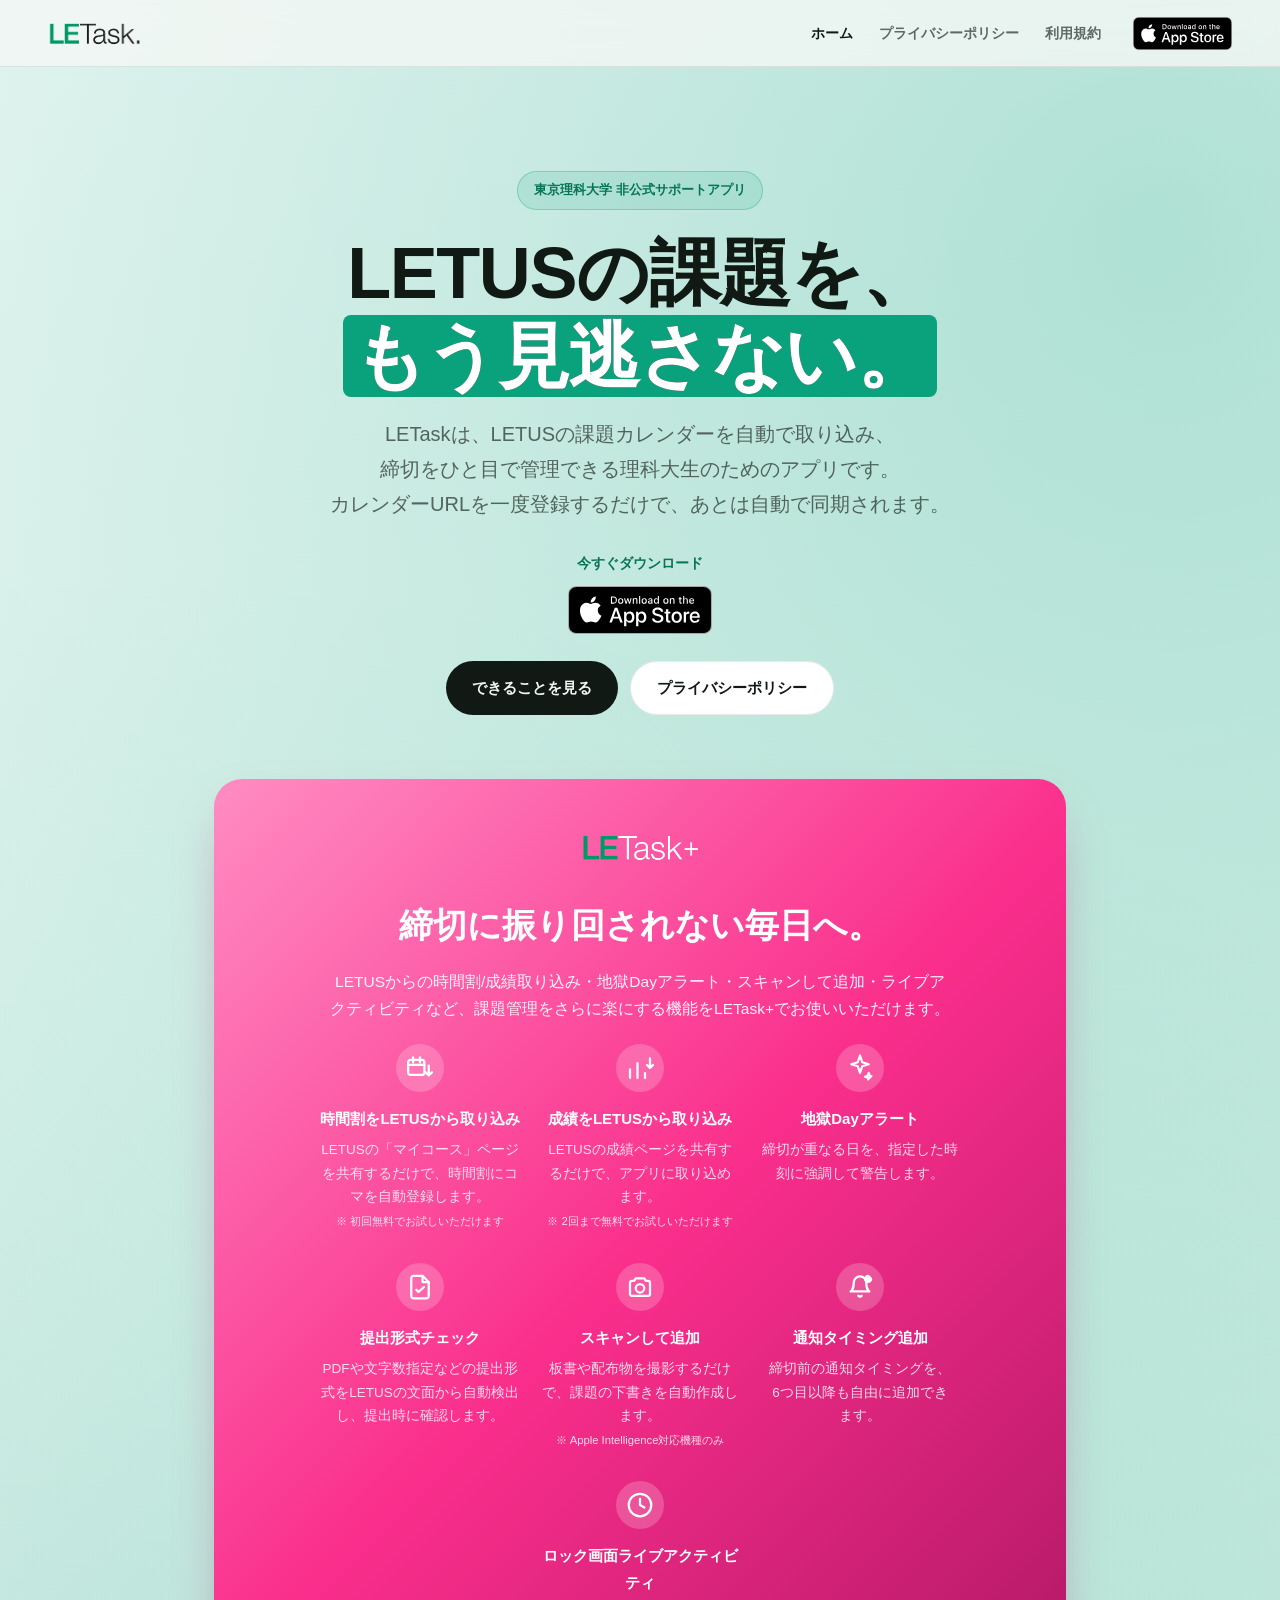
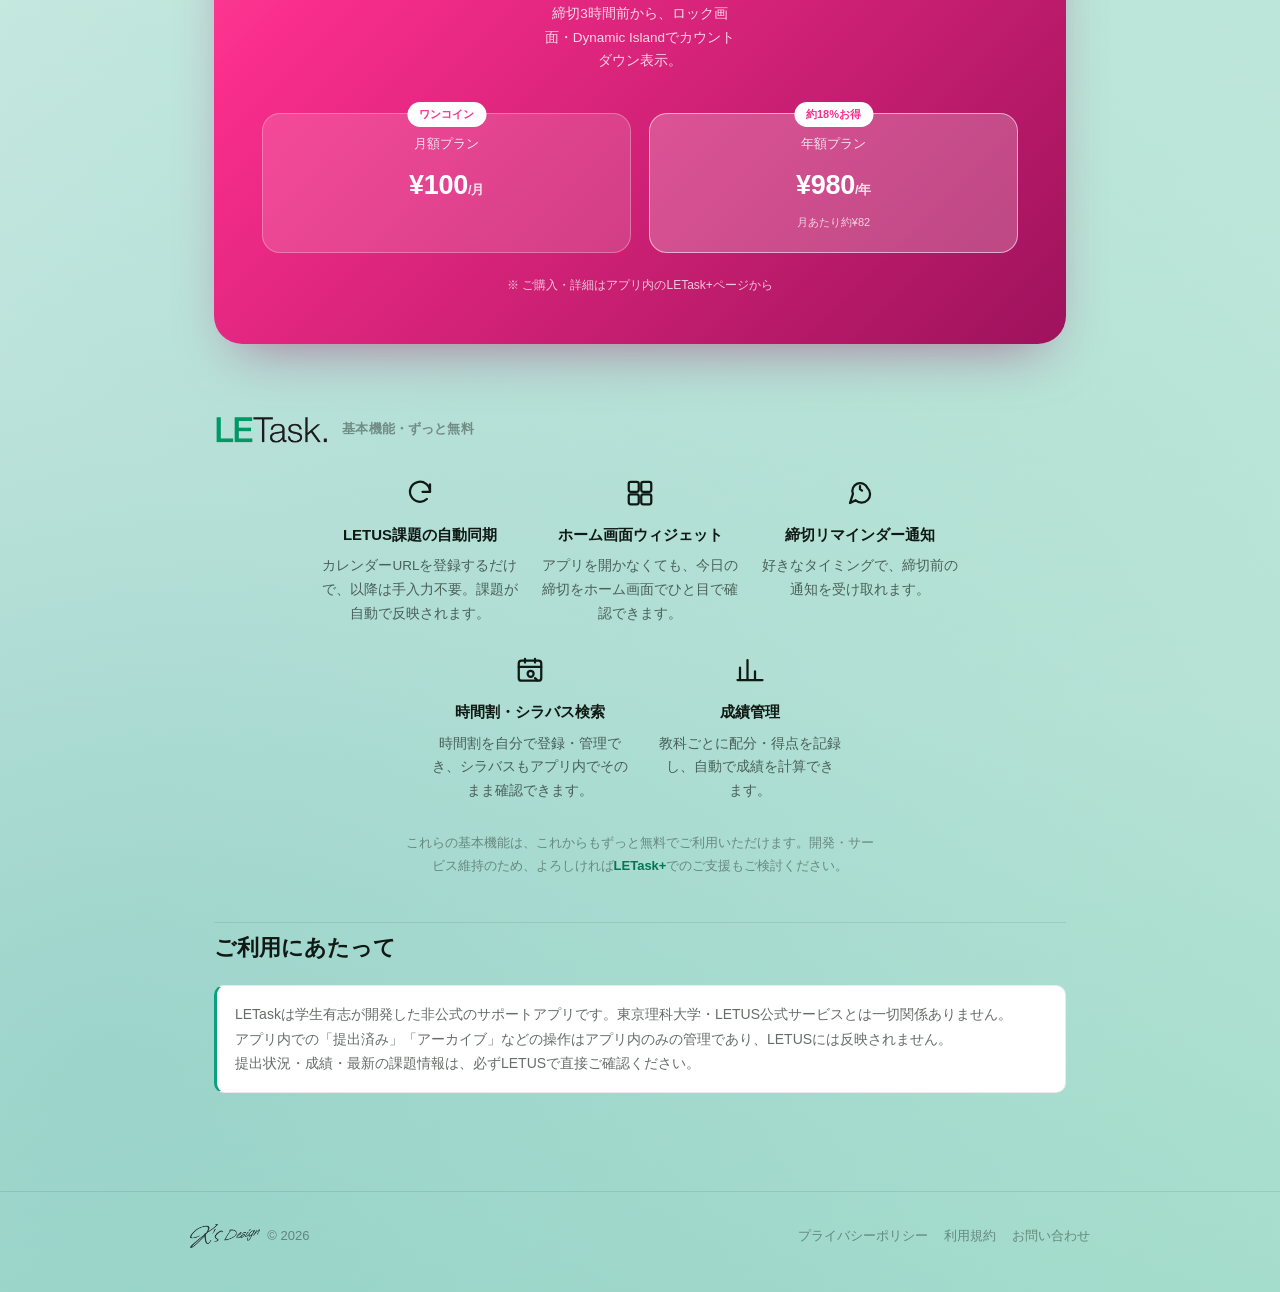
<file: index.html>
<!DOCTYPE html>
<html lang="ja">
<head>
<meta charset="UTF-8">
<meta name="viewport" content="width=device-width, initial-scale=1.0">
<title>LETask ― 理科大生のための課題管理アプリ</title>
<meta name="description" content="東京理科大学の学生向け、LETUS課題管理アプリ「LETask」の公式サイト。">
<link rel="stylesheet" href="style.css">
</head>
<body>

<header class="site-header">
  <a class="logo" href="index.html"><img src="letasklogoblack_nodesc.png" alt="LETask"></a>
  <div class="header-right">
    <nav>
      <a href="index.html" class="active">ホーム</a>
      <a href="privacy.html">プライバシーポリシー</a>
      <a href="terms.html">利用規約</a>
    </nav>
    <a class="soon-pill" href="https://apps.apple.com/ja/app/letask/id6762050344" target="_blank" rel="noopener">
      <img src="appstore-badge.svg" alt="Download on the App Store">
    </a>
  </div>
</header>

<main>

  <section class="hero">
    <span class="hero-badge">東京理科大学 非公式サポートアプリ</span>
    <h1>LETUSの課題を、<br><span class="hl" data-text="もう見逃さない。">もう見逃さない。</span></h1>
    <p class="lede">
      <span class="chunk">LETaskは、LETUSの課題カレンダーを</span><span class="chunk">自動で取り込み、</span><span class="chunk">締切をひと目で管理できる</span><span class="chunk">理科大生のためのアプリです。</span><span class="chunk">カレンダーURLを一度登録するだけで、</span><span class="chunk">あとは自動で同期されます。</span>
    </p>
    <p class="download-hint">今すぐダウンロード</p>
    <a class="appstore-badge" href="https://apps.apple.com/ja/app/letask/id6762050344" target="_blank" rel="noopener">
      <img src="appstore-badge.svg" alt="Download on the App Store">
    </a>
    <div class="cta-row">
      <a class="btn btn-primary" href="#features">できることを見る</a>
      <a class="btn btn-secondary" href="privacy.html">プライバシーポリシー</a>
    </div>
  </section>

  <section id="features">

    <div class="plus-promo" id="plus-promo">
      <div class="plus-promo-head">
        <img class="plus-promo-logo" src="letaskpluslogowhite_nodesc.png" alt="LETask+">
        <h2 class="plus-promo-title">締切に振り回されない毎日へ。</h2>
        <p class="plus-promo-lede">LETUSからの時間割/成績取り込み・地獄Dayアラート・スキャンして追加・ライブアクティビティなど、課題管理をさらに楽にする機能をLETask+でお使いいただけます。</p>
      </div>

      <div class="feature-grid plus-grid">

        <div class="feature-card plus">
          <svg class="icon" viewBox="0 0 24 24" fill="none" stroke="currentColor" stroke-width="1.8" stroke-linecap="round" stroke-linejoin="round"><rect x="2.5" y="5.5" width="13" height="12" rx="2"/><path d="M2.5 9.5h13M6.5 3.5v4M12 3.5v4"/><path d="M19 10v8M19 18l-2.6-2.6M19 18l2.6-2.6"/></svg>
          <h3>時間割をLETUSから取り込み</h3>
          <p>LETUSの「マイコース」ページを共有するだけで、時間割にコマを自動登録します。<br><small>※ 初回無料でお試しいただけます</small></p>
        </div>

        <div class="feature-card plus">
          <svg class="icon" viewBox="0 0 24 24" fill="none" stroke="currentColor" stroke-width="1.8" stroke-linecap="round" stroke-linejoin="round"><path d="M4 20V13M10 20V8M16 20v-4"/><path d="M20 4v8M20 12l-2.4-2.4M20 12l2.4-2.4"/></svg>
          <h3>成績をLETUSから取り込み</h3>
          <p>LETUSの成績ページを共有するだけで、アプリに取り込めます。<br><small>※ 2回まで無料でお試しいただけます</small></p>
        </div>

        <div class="feature-card plus">
          <svg class="icon" viewBox="0 0 24 24" fill="none" stroke="currentColor" stroke-width="1.8" stroke-linecap="round" stroke-linejoin="round"><path d="M12 2l1.8 5.4L19 9l-5.2 1.6L12 16l-1.8-5.4L5 9l5.2-1.6z"/><path d="M19 16l.8 2.2L22 19l-2.2.8L19 22l-.8-2.2L16 19l2.2-.8z"/></svg>
          <h3>地獄Dayアラート</h3>
          <p>締切が重なる日を、指定した時刻に強調して警告します。</p>
        </div>

        <div class="feature-card plus">
          <svg class="icon" viewBox="0 0 24 24" fill="none" stroke="currentColor" stroke-width="1.8" stroke-linecap="round" stroke-linejoin="round"><path d="M14 3H7a2 2 0 0 0-2 2v14a2 2 0 0 0 2 2h10a2 2 0 0 0 2-2V8z"/><path d="M14 3v5h5"/><path d="M9 14.2l1.8 1.8L15.2 12"/></svg>
          <h3>提出形式チェック</h3>
          <p>PDFや文字数指定などの提出形式をLETUSの文面から自動検出し、提出時に確認します。</p>
        </div>

        <div class="feature-card plus">
          <svg class="icon" viewBox="0 0 24 24" fill="none" stroke="currentColor" stroke-width="1.8" stroke-linecap="round" stroke-linejoin="round"><path d="M4 8.5A1.5 1.5 0 0 1 5.5 7h2l1-2h7l1 2h2A1.5 1.5 0 0 1 20 8.5v9A1.5 1.5 0 0 1 18.5 19h-13A1.5 1.5 0 0 1 4 17.5z"/><circle cx="12" cy="13" r="3.4"/></svg>
          <h3>スキャンして追加</h3>
          <p>板書や配布物を撮影するだけで、課題の下書きを自動作成します。<br><small>※ Apple Intelligence対応機種のみ</small></p>
        </div>

        <div class="feature-card plus">
          <svg class="icon" viewBox="0 0 24 24" fill="none" stroke="currentColor" stroke-width="1.8" stroke-linecap="round" stroke-linejoin="round"><path d="M17 8.5A5 5 0 0 0 7 8.5c0 5.5-2.5 7-2.5 7h15s-2.5-1.5-2.5-7"/><path d="M10.7 19a1.6 1.6 0 0 0 2.6 0"/><circle cx="18.5" cy="5.5" r="3.3" fill="currentColor" stroke="none"/><path d="M18.5 4.2v2.6M17.2 5.5h2.6" stroke="#fff" stroke-width="1.3"/></svg>
          <h3>通知タイミング追加</h3>
          <p>締切前の通知タイミングを、6つ目以降も自由に追加できます。</p>
        </div>

        <div class="feature-card plus">
          <svg class="icon" viewBox="0 0 24 24" fill="none" stroke="currentColor" stroke-width="1.8" stroke-linecap="round" stroke-linejoin="round"><circle cx="12" cy="12" r="9"/><path d="M12 7v5l3.5 2"/></svg>
          <h3>ロック画面ライブアクティビティ</h3>
          <p>締切3時間前から、ロック画面・Dynamic Islandでカウントダウン表示。</p>
        </div>

      </div>

      <div class="plus-pricing">
        <div class="price-card">
          <span class="price-badge">ワンコイン</span>
          <span class="price-label">月額プラン</span>
          <span class="price-value">¥100<small>/月</small></span>
        </div>
        <div class="price-card best">
          <span class="price-badge">約18%お得</span>
          <span class="price-label">年額プラン</span>
          <span class="price-value">¥980<small>/年</small></span>
          <span class="price-note">月あたり約¥82</span>
        </div>
      </div>
      <p class="plus-promo-note">※ ご購入・詳細はアプリ内のLETask+ページから</p>
    </div>

    <div class="section-block">
      <div class="section-head">
        <img class="section-logo" src="letasklogoblack_nodesc.png" alt="LETask">
        <span class="section-label">基本機能・ずっと無料</span>
      </div>
      <div class="feature-grid">

        <div class="feature-card">
          <svg class="icon" viewBox="0 0 24 24" fill="none" stroke="currentColor" stroke-width="1.8" stroke-linecap="round" stroke-linejoin="round"><path d="M20 11a8 8 0 1 0-2.5 5.8"/><path d="M20 5v6h-6"/></svg>
          <h3>LETUS課題の自動同期</h3>
          <p>カレンダーURLを登録するだけで、以降は手入力不要。課題が自動で反映されます。</p>
        </div>

        <div class="feature-card">
          <svg class="icon" viewBox="0 0 24 24" fill="none" stroke="currentColor" stroke-width="1.8" stroke-linecap="round" stroke-linejoin="round"><rect x="3" y="3" width="8" height="8" rx="1.6"/><rect x="13" y="3" width="8" height="8" rx="1.6"/><rect x="3" y="13" width="8" height="8" rx="1.6"/><rect x="13" y="13" width="8" height="8" rx="1.6"/></svg>
          <h3>ホーム画面ウィジェット</h3>
          <p>アプリを開かなくても、今日の締切をホーム画面でひと目で確認できます。</p>
        </div>

        <div class="feature-card">
          <svg class="icon" viewBox="0 0 24 24" fill="none" stroke="currentColor" stroke-width="1.8" stroke-linecap="round" stroke-linejoin="round"><path d="M18 8A6 6 0 1 0 6.34 12.7L4 20l4.5-2.2A6 6 0 0 0 18 8Z"/><path d="M12 6.5v2.4l1.6 1.2"/></svg>
          <h3>締切リマインダー通知</h3>
          <p>好きなタイミングで、締切前の通知を受け取れます。</p>
        </div>

        <div class="feature-card">
          <svg class="icon" viewBox="0 0 24 24" fill="none" stroke="currentColor" stroke-width="1.8" stroke-linecap="round" stroke-linejoin="round"><rect x="3" y="4.5" width="18" height="16" rx="2.2"/><path d="M3 9.5h18M8 3v3M16 3v3"/><circle cx="12.5" cy="15" r="2.4"/><path d="M16 18.5l1.8 1.8"/></svg>
          <h3>時間割・シラバス検索</h3>
          <p>時間割を自分で登録・管理でき、シラバスもアプリ内でそのまま確認できます。</p>
        </div>

        <div class="feature-card">
          <svg class="icon" viewBox="0 0 24 24" fill="none" stroke="currentColor" stroke-width="1.8" stroke-linecap="round" stroke-linejoin="round"><path d="M4 20V10M10 20V4M16 20v-7M22 20H2"/></svg>
          <h3>成績管理</h3>
          <p>教科ごとに配分・得点を記録し、自動で成績を計算できます。</p>
        </div>

      </div>

      <p class="free-note">これらの基本機能は、これからもずっと無料でご利用いただけます。開発・サービス維持のため、よろしければ<a href="#plus-promo">LETask+</a>でのご支援もご検討ください。</p>
    </div>

  </section>

  <section>
    <h2>ご利用にあたって</h2>
    <div class="callout">
      <span class="chunk">LETaskは学生有志が開発した非公式のサポートアプリです。</span><span class="chunk">東京理科大学・LETUS公式サービスとは一切関係ありません。</span><span class="chunk">アプリ内での「提出済み」「アーカイブ」などの操作は</span><span class="chunk">アプリ内のみの管理であり、</span><span class="chunk">LETUSには反映されません。</span><span class="chunk">提出状況・成績・最新の課題情報は、</span><span class="chunk">必ずLETUSで直接ご確認ください。</span>
    </div>
  </section>

</main>

<footer>
  <div class="footer-inner">
    <span class="credit"><img class="ks-logo" src="ksdesignblack_transparent.png" alt="K's Design"> © 2026</span>
    <nav>
      <a href="privacy.html">プライバシーポリシー</a>
      <a href="terms.html">利用規約</a>
      <a href="mailto:ksdesign.jp.work@gmail.com">お問い合わせ</a>
    </nav>
  </div>
</footer>

</body>
</html>
</file>
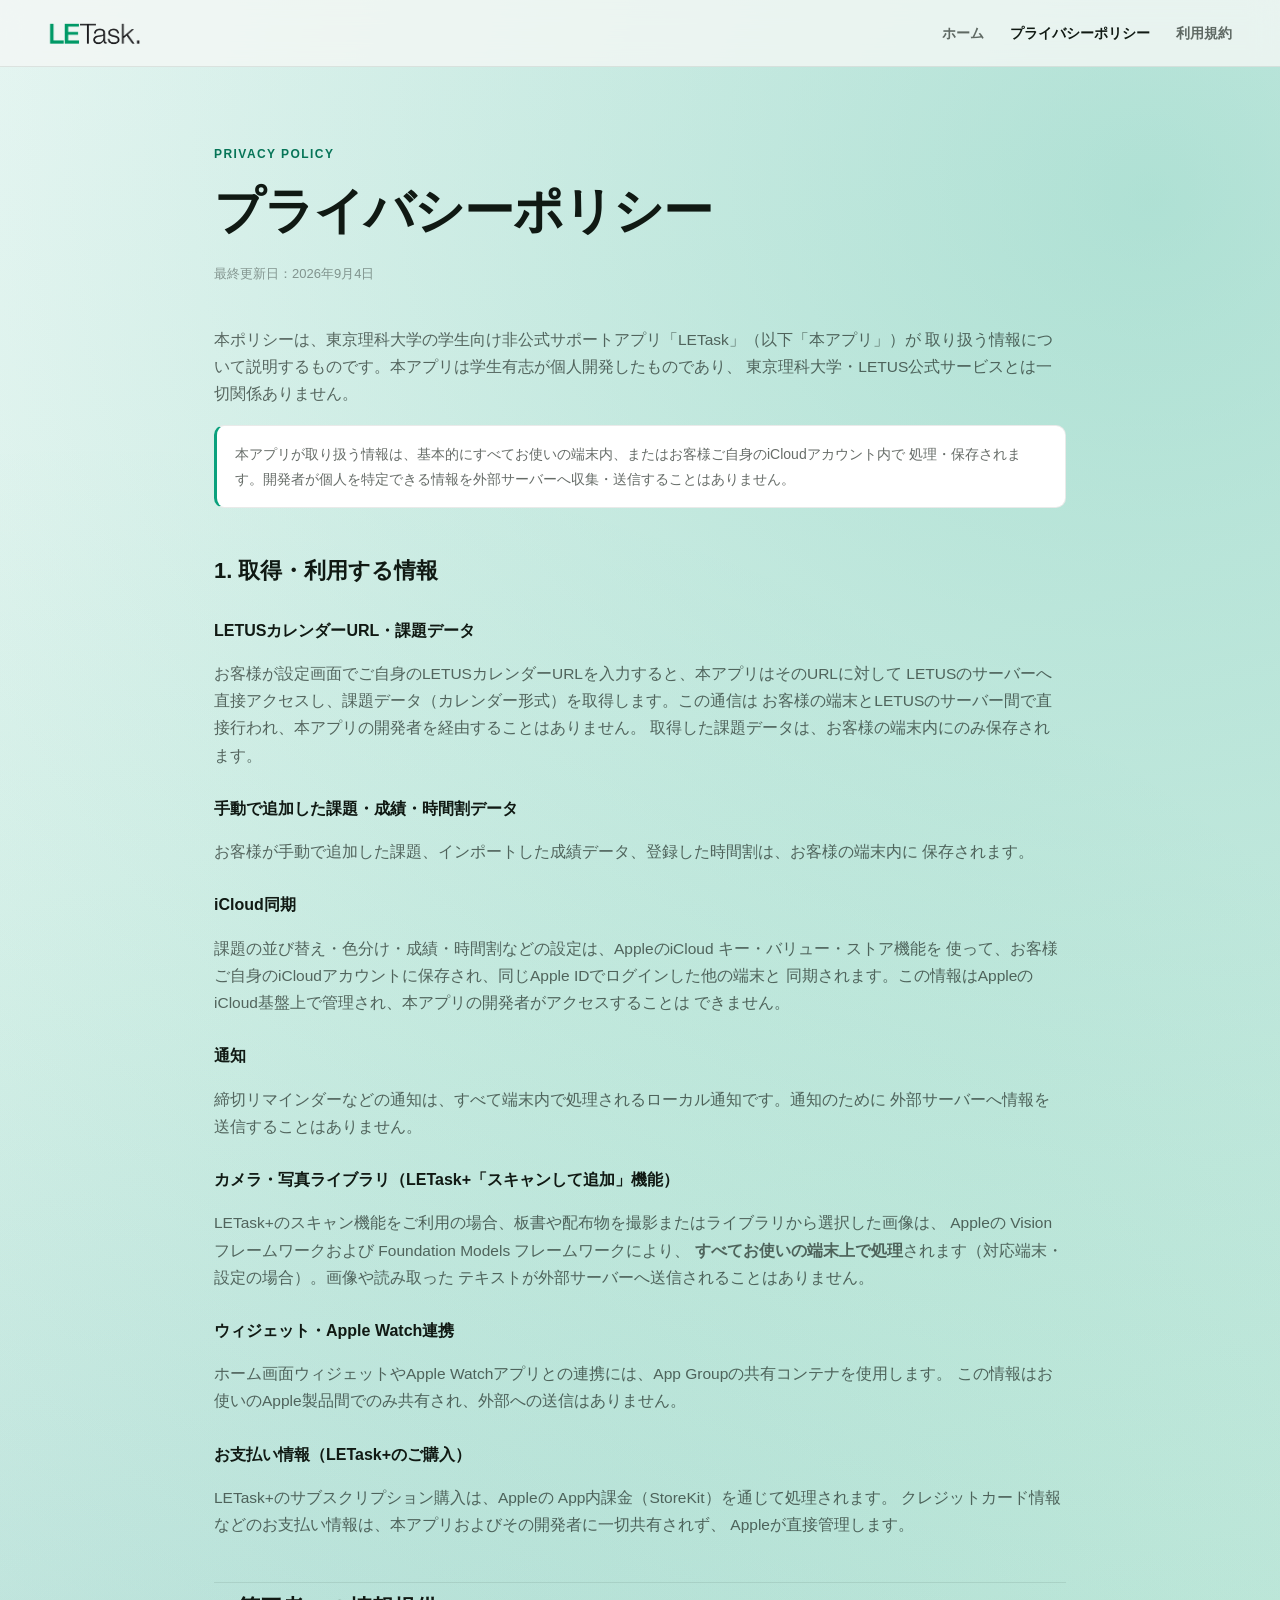
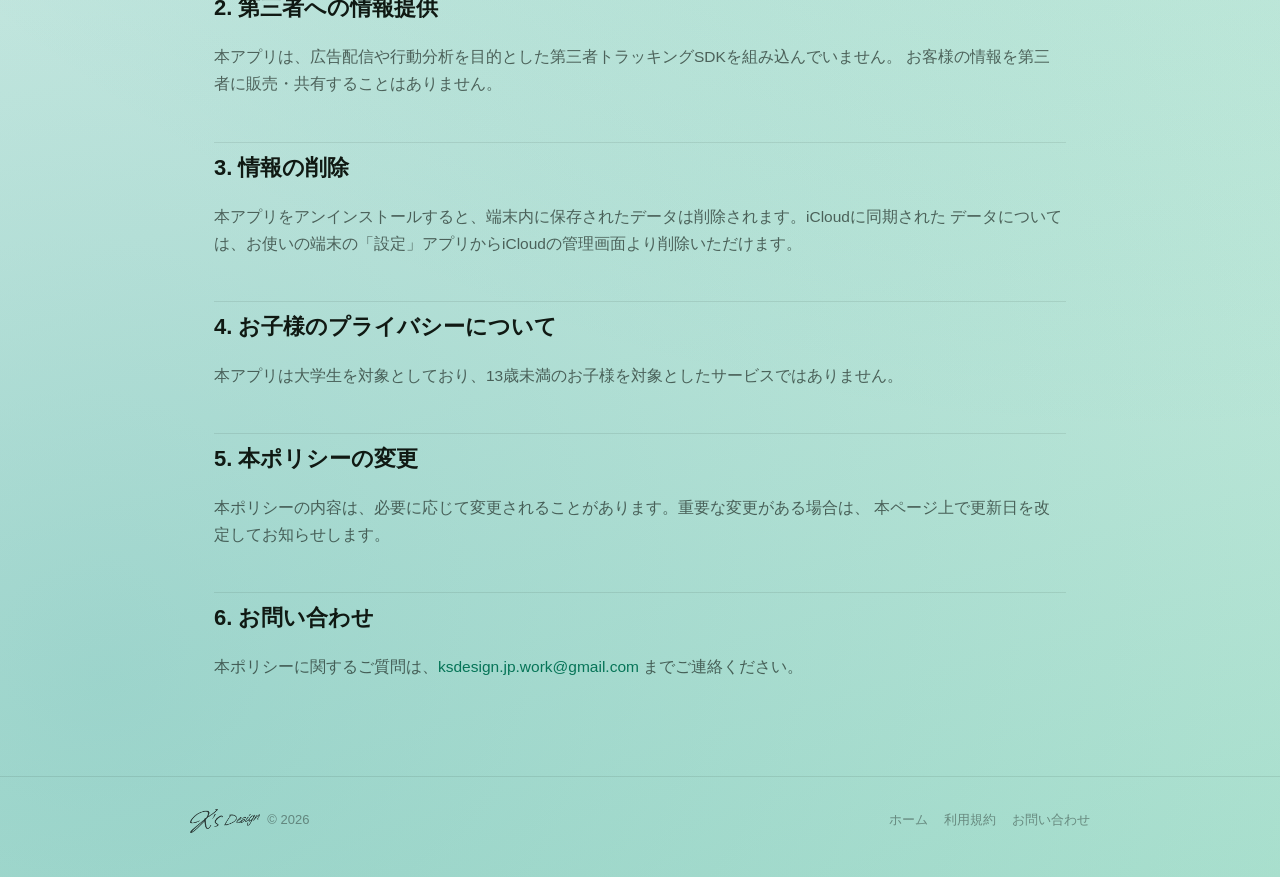
<file: privacy.html>
<!DOCTYPE html>
<html lang="ja">
<head>
<meta charset="UTF-8">
<meta name="viewport" content="width=device-width, initial-scale=1.0">
<title>プライバシーポリシー ― LETask</title>
<link rel="stylesheet" href="style.css">
</head>
<body>

<header class="site-header">
  <a class="logo" href="index.html"><img src="letasklogoblack_nodesc.png" alt="LETask"></a>
  <nav>
    <a href="index.html">ホーム</a>
    <a href="privacy.html" class="active">プライバシーポリシー</a>
    <a href="terms.html">利用規約</a>
  </nav>
</header>

<main>
  <span class="eyebrow">Privacy Policy</span>
  <h1>プライバシーポリシー</h1>
  <p class="updated">最終更新日：2026年9月4日</p>

  <p>
    本ポリシーは、東京理科大学の学生向け非公式サポートアプリ「LETask」（以下「本アプリ」）が
    取り扱う情報について説明するものです。本アプリは学生有志が個人開発したものであり、
    東京理科大学・LETUS公式サービスとは一切関係ありません。
  </p>

  <div class="callout">
    本アプリが取り扱う情報は、基本的にすべてお使いの端末内、またはお客様ご自身のiCloudアカウント内で
    処理・保存されます。開発者が個人を特定できる情報を外部サーバーへ収集・送信することはありません。
  </div>

  <h2>1. 取得・利用する情報</h2>

  <h3>LETUSカレンダーURL・課題データ</h3>
  <p>
    お客様が設定画面でご自身のLETUSカレンダーURLを入力すると、本アプリはそのURLに対して
    LETUSのサーバーへ直接アクセスし、課題データ（カレンダー形式）を取得します。この通信は
    お客様の端末とLETUSのサーバー間で直接行われ、本アプリの開発者を経由することはありません。
    取得した課題データは、お客様の端末内にのみ保存されます。
  </p>

  <h3>手動で追加した課題・成績・時間割データ</h3>
  <p>
    お客様が手動で追加した課題、インポートした成績データ、登録した時間割は、お客様の端末内に
    保存されます。
  </p>

  <h3>iCloud同期</h3>
  <p>
    課題の並び替え・色分け・成績・時間割などの設定は、AppleのiCloud キー・バリュー・ストア機能を
    使って、お客様ご自身のiCloudアカウントに保存され、同じApple IDでログインした他の端末と
    同期されます。この情報はAppleのiCloud基盤上で管理され、本アプリの開発者がアクセスすることは
    できません。
  </p>

  <h3>通知</h3>
  <p>
    締切リマインダーなどの通知は、すべて端末内で処理されるローカル通知です。通知のために
    外部サーバーへ情報を送信することはありません。
  </p>

  <h3>カメラ・写真ライブラリ（LETask+「スキャンして追加」機能）</h3>
  <p>
    LETask+のスキャン機能をご利用の場合、板書や配布物を撮影またはライブラリから選択した画像は、
    Appleの Vision フレームワークおよび Foundation Models フレームワークにより、
    <strong>すべてお使いの端末上で処理</strong>されます（対応端末・設定の場合）。画像や読み取った
    テキストが外部サーバーへ送信されることはありません。
  </p>

  <h3>ウィジェット・Apple Watch連携</h3>
  <p>
    ホーム画面ウィジェットやApple Watchアプリとの連携には、App Groupの共有コンテナを使用します。
    この情報はお使いのApple製品間でのみ共有され、外部への送信はありません。
  </p>

  <h3>お支払い情報（LETask+のご購入）</h3>
  <p>
    LETask+のサブスクリプション購入は、Appleの App内課金（StoreKit）を通じて処理されます。
    クレジットカード情報などのお支払い情報は、本アプリおよびその開発者に一切共有されず、
    Appleが直接管理します。
  </p>

  <h2>2. 第三者への情報提供</h2>
  <p>
    本アプリは、広告配信や行動分析を目的とした第三者トラッキングSDKを組み込んでいません。
    お客様の情報を第三者に販売・共有することはありません。
  </p>

  <h2>3. 情報の削除</h2>
  <p>
    本アプリをアンインストールすると、端末内に保存されたデータは削除されます。iCloudに同期された
    データについては、お使いの端末の「設定」アプリからiCloudの管理画面より削除いただけます。
  </p>

  <h2>4. お子様のプライバシーについて</h2>
  <p>
    本アプリは大学生を対象としており、13歳未満のお子様を対象としたサービスではありません。
  </p>

  <h2>5. 本ポリシーの変更</h2>
  <p>
    本ポリシーの内容は、必要に応じて変更されることがあります。重要な変更がある場合は、
    本ページ上で更新日を改定してお知らせします。
  </p>

  <h2>6. お問い合わせ</h2>
  <p>
    本ポリシーに関するご質問は、<a href="mailto:ksdesign.jp.work@gmail.com">ksdesign.jp.work@gmail.com</a>
    までご連絡ください。
  </p>
</main>

<footer>
  <div class="footer-inner">
    <span class="credit"><img class="ks-logo" src="ksdesignblack_transparent.png" alt="K's Design"> © 2026</span>
    <nav>
      <a href="index.html">ホーム</a>
      <a href="terms.html">利用規約</a>
      <a href="mailto:ksdesign.jp.work@gmail.com">お問い合わせ</a>
    </nav>
  </div>
</footer>

</body>
</html>
</file>
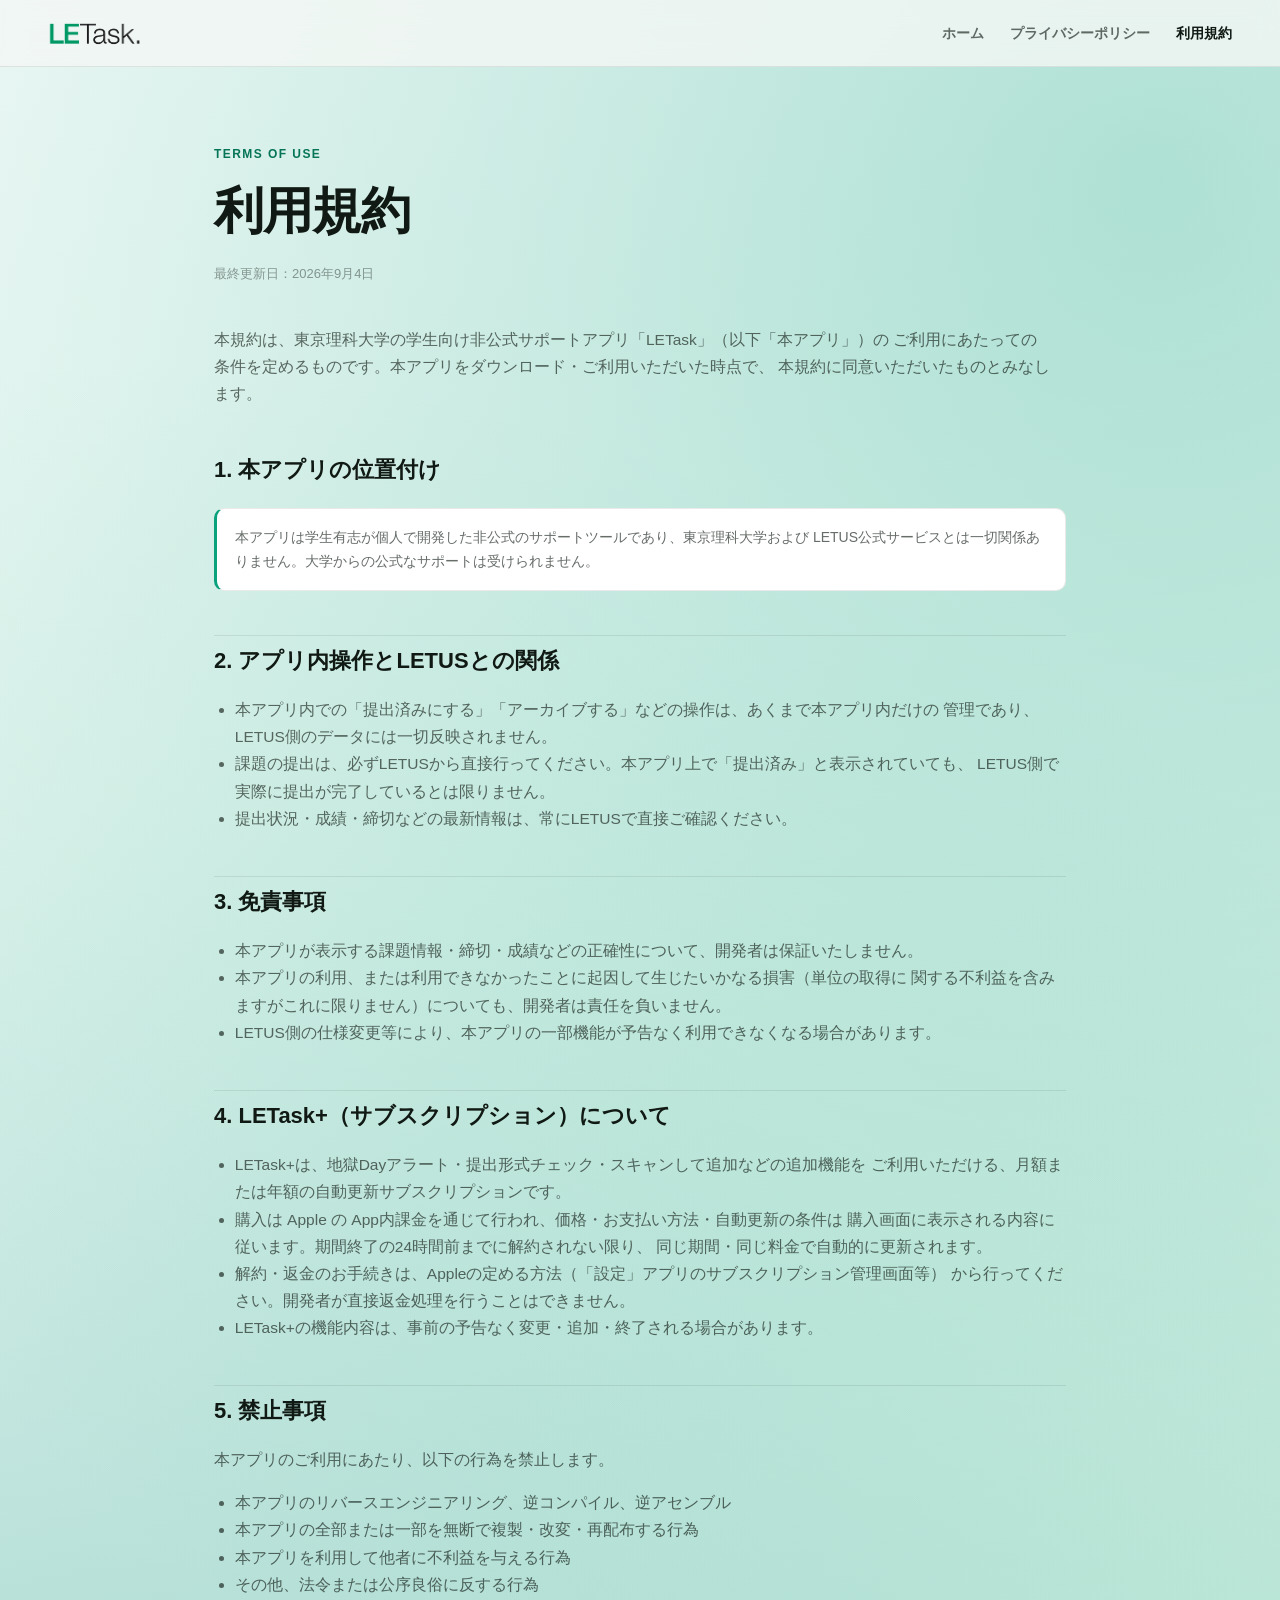
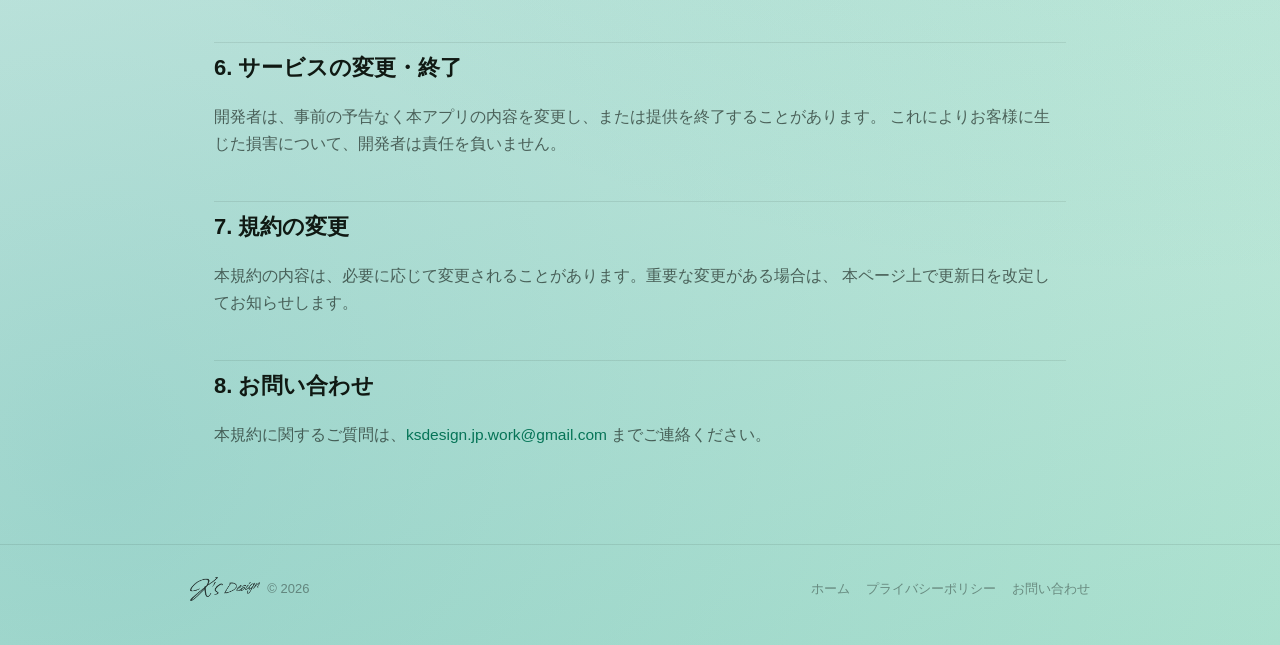
<file: terms.html>
<!DOCTYPE html>
<html lang="ja">
<head>
<meta charset="UTF-8">
<meta name="viewport" content="width=device-width, initial-scale=1.0">
<title>利用規約 ― LETask</title>
<link rel="stylesheet" href="style.css">
</head>
<body>

<header class="site-header">
  <a class="logo" href="index.html"><img src="letasklogoblack_nodesc.png" alt="LETask"></a>
  <nav>
    <a href="index.html">ホーム</a>
    <a href="privacy.html">プライバシーポリシー</a>
    <a href="terms.html" class="active">利用規約</a>
  </nav>
</header>

<main>
  <span class="eyebrow">Terms of Use</span>
  <h1>利用規約</h1>
  <p class="updated">最終更新日：2026年9月4日</p>

  <p>
    本規約は、東京理科大学の学生向け非公式サポートアプリ「LETask」（以下「本アプリ」）の
    ご利用にあたっての条件を定めるものです。本アプリをダウンロード・ご利用いただいた時点で、
    本規約に同意いただいたものとみなします。
  </p>

  <h2>1. 本アプリの位置付け</h2>
  <div class="callout">
    本アプリは学生有志が個人で開発した非公式のサポートツールであり、東京理科大学および
    LETUS公式サービスとは一切関係ありません。大学からの公式なサポートは受けられません。
  </div>

  <h2>2. アプリ内操作とLETUSとの関係</h2>
  <ul>
    <li>本アプリ内での「提出済みにする」「アーカイブする」などの操作は、あくまで本アプリ内だけの
      管理であり、LETUS側のデータには一切反映されません。</li>
    <li>課題の提出は、必ずLETUSから直接行ってください。本アプリ上で「提出済み」と表示されていても、
      LETUS側で実際に提出が完了しているとは限りません。</li>
    <li>提出状況・成績・締切などの最新情報は、常にLETUSで直接ご確認ください。</li>
  </ul>

  <h2>3. 免責事項</h2>
  <ul>
    <li>本アプリが表示する課題情報・締切・成績などの正確性について、開発者は保証いたしません。</li>
    <li>本アプリの利用、または利用できなかったことに起因して生じたいかなる損害（単位の取得に
      関する不利益を含みますがこれに限りません）についても、開発者は責任を負いません。</li>
    <li>LETUS側の仕様変更等により、本アプリの一部機能が予告なく利用できなくなる場合があります。</li>
  </ul>

  <h2>4. LETask+（サブスクリプション）について</h2>
  <ul>
    <li>LETask+は、地獄Dayアラート・提出形式チェック・スキャンして追加などの追加機能を
      ご利用いただける、月額または年額の自動更新サブスクリプションです。</li>
    <li>購入は Apple の App内課金を通じて行われ、価格・お支払い方法・自動更新の条件は
      購入画面に表示される内容に従います。期間終了の24時間前までに解約されない限り、
      同じ期間・同じ料金で自動的に更新されます。</li>
    <li>解約・返金のお手続きは、Appleの定める方法（「設定」アプリのサブスクリプション管理画面等）
      から行ってください。開発者が直接返金処理を行うことはできません。</li>
    <li>LETask+の機能内容は、事前の予告なく変更・追加・終了される場合があります。</li>
  </ul>

  <h2>5. 禁止事項</h2>
  <p>本アプリのご利用にあたり、以下の行為を禁止します。</p>
  <ul>
    <li>本アプリのリバースエンジニアリング、逆コンパイル、逆アセンブル</li>
    <li>本アプリの全部または一部を無断で複製・改変・再配布する行為</li>
    <li>本アプリを利用して他者に不利益を与える行為</li>
    <li>その他、法令または公序良俗に反する行為</li>
  </ul>

  <h2>6. サービスの変更・終了</h2>
  <p>
    開発者は、事前の予告なく本アプリの内容を変更し、または提供を終了することがあります。
    これによりお客様に生じた損害について、開発者は責任を負いません。
  </p>

  <h2>7. 規約の変更</h2>
  <p>
    本規約の内容は、必要に応じて変更されることがあります。重要な変更がある場合は、
    本ページ上で更新日を改定してお知らせします。
  </p>

  <h2>8. お問い合わせ</h2>
  <p>
    本規約に関するご質問は、<a href="mailto:ksdesign.jp.work@gmail.com">ksdesign.jp.work@gmail.com</a>
    までご連絡ください。
  </p>
</main>

<footer>
  <div class="footer-inner">
    <span class="credit"><img class="ks-logo" src="ksdesignblack_transparent.png" alt="K's Design"> © 2026</span>
    <nav>
      <a href="index.html">ホーム</a>
      <a href="privacy.html">プライバシーポリシー</a>
      <a href="mailto:ksdesign.jp.work@gmail.com">お問い合わせ</a>
    </nav>
  </div>
</footer>

</body>
</html>
</file>
<file: style.css>
/* LETask — 共有スタイルシート
   index.html / privacy.html / terms.html で共通利用 */

:root {
  --bg: #f3f7f4;
  --bg-card: #ffffff;
  --border: rgba(13, 26, 20, 0.09);
  --text-primary: #101913;
  --text-secondary: rgba(16, 25, 19, 0.64);
  --text-tertiary: rgba(16, 25, 19, 0.42);
  --brand-green: #0aa17d;
  --brand-green-deep: #067457;
  --brand-green-soft: rgba(10, 161, 125, 0.12);
  --highlight-bg: #c7f0e0;
  --plus-pink: #fa2e8c;
  --plus-pink-light: #ff8cc2;
  --plus-soft: rgba(250, 46, 140, 0.1);
  --max-width: 900px;
}

* {
  box-sizing: border-box;
}

html {
  scroll-behavior: smooth;
}

body {
  margin: 0;
  background-color: #d6f0e6;
  background-image:
    radial-gradient(circle at 90% 8%, rgba(10, 161, 125, 0.30) 0%, rgba(10, 161, 125, 0.11) 45%, transparent 72%),
    radial-gradient(circle at 8% 92%, rgba(6, 132, 140, 0.22) 0%, rgba(10, 161, 125, 0.06) 50%, transparent 72%),
    linear-gradient(164deg, #ffffff 0%, #f0faf6 32%, #d6f0e6 66%, #b4e4d3 100%);
  color: var(--text-primary);
  font-family: -apple-system, BlinkMacSystemFont, "Hiragino Sans", "Segoe UI", Roboto, sans-serif;
  line-height: 1.75;
  -webkit-font-smoothing: antialiased;
}

a {
  color: var(--brand-green-deep);
  text-decoration: none;
}
a:hover {
  text-decoration: underline;
}

img {
  max-width: 100%;
}

svg {
  display: block;
}

/* ── header ───────────────────────────────────────────── */

.site-header {
  position: sticky;
  top: 0;
  z-index: 10;
  display: flex;
  align-items: center;
  justify-content: space-between;
  flex-wrap: wrap;
  row-gap: 12px;
  padding: 16px clamp(20px, 5vw, 48px);
  background: rgba(243, 247, 244, 0.82);
  backdrop-filter: blur(14px);
  -webkit-backdrop-filter: blur(14px);
  border-bottom: 1px solid var(--border);
}

.logo {
  display: inline-flex;
  align-items: center;
}
.logo img {
  height: 20px;
  width: auto;
  display: block;
}
@media (min-width: 641px) {
  .logo img {
    height: 34px;
  }
}

.header-right {
  display: flex;
  align-items: center;
  gap: clamp(16px, 3vw, 32px);
}

.site-header nav {
  display: flex;
  flex-wrap: wrap;
  gap: 10px clamp(14px, 3vw, 26px);
  font-size: 14px;
  font-weight: 600;
}
.site-header nav a {
  color: var(--text-secondary);
  white-space: nowrap;
}
.site-header nav a:hover,
.site-header nav a.active {
  color: var(--text-primary);
  text-decoration: none;
}

@media (max-width: 640px) {
  .header-right {
    width: 100%;
    flex-direction: row;
    flex-wrap: wrap;
    align-items: center;
    gap: 10px 18px;
  }
  .site-header nav {
    gap: 8px 16px;
    font-size: 13px;
  }
}

.soon-pill {
  display: inline-flex;
  align-items: center;
  transition: opacity 0.15s;
}
.soon-pill:hover {
  opacity: 0.75;
}
.soon-pill img {
  height: 33px;
  width: auto;
  display: block;
}

/* ── layout ───────────────────────────────────────────── */

main {
  max-width: var(--max-width);
  margin: 0 auto;
  padding: clamp(36px, 8vw, 72px) clamp(20px, 5vw, 24px) 80px;
}

.eyebrow {
  display: inline-block;
  font-size: 12px;
  font-weight: 700;
  letter-spacing: 0.12em;
  color: var(--brand-green-deep);
  text-transform: uppercase;
  margin-bottom: 14px;
}

h1 {
  font-size: clamp(32px, 6vw, 50px);
  font-weight: 800;
  letter-spacing: -0.02em;
  line-height: 1.28;
  margin: 0 0 20px;
  text-wrap: balance;
}
.hero h1 {
  font-size: clamp(40px, 10vw, 72px);
  line-height: 1.15;
}
@media (max-width: 640px) {
  .hero .lede {
    font-size: 16px;
  }
}

.hl {
  position: relative;
  display: inline-block;
  padding: 0 10px;
  color: var(--text-primary);
  border-radius: 8px;
  isolation: isolate;
}
/* マーカー本体（緑背景）。テキストの後ろに敷かれ、スイープで左から現れる */
.hl::before {
  content: "";
  position: absolute;
  inset: 0;
  z-index: -1;
  background: var(--brand-green);
  border-radius: 8px;
}
/* マーカーが通過した部分だけ白文字に見せるための複製テキスト。
   最前面に重ね、::beforeと同じクリップで同期させる */
.hl::after {
  content: attr(data-text);
  position: absolute;
  inset: 0;
  z-index: 1;
  padding: 0 10px;
  color: #fff;
  white-space: nowrap;
  pointer-events: none;
}

h2 {
  font-size: 22px;
  font-weight: 700;
  margin: 44px 0 14px;
  padding-top: 6px;
  border-top: 1px solid var(--border);
}
main > h2:first-of-type {
  border-top: none;
  padding-top: 0;
}

h3 {
  font-size: 16px;
  font-weight: 700;
  margin: 26px 0 8px;
  color: var(--text-primary);
}

p, li {
  color: var(--text-secondary);
  font-size: 15.5px;
  text-wrap: pretty;
}

.chunk {
  display: inline-block;
}

ul, ol {
  padding-left: 1.3em;
}

.lede {
  font-size: 18px;
  color: var(--text-secondary);
  max-width: 560px;
}
@media (min-width: 900px) {
  .hero .lede {
    font-size: 20px;
    max-width: 620px;
  }
}

.updated {
  font-size: 13px;
  color: var(--text-tertiary);
  margin-bottom: 40px;
}

/* ── hero (index only) ───────────────────────────────── */

.hero {
  text-align: center;
  padding: clamp(20px, 6vw, 32px) 0 clamp(44px, 8vw, 64px);
}
.hero .lede {
  margin: 0 auto 30px;
}
.hero-badge {
  display: inline-flex;
  align-items: center;
  gap: 8px;
  padding: 7px 16px;
  border-radius: 999px;
  background: var(--brand-green-soft);
  border: 1px solid rgba(10, 161, 125, 0.3);
  color: var(--brand-green-deep);
  font-size: 13px;
  font-weight: 600;
  margin-bottom: 22px;
}

.download-hint {
  font-size: 13.5px;
  font-weight: 700;
  color: var(--brand-green-deep);
  margin: 0 0 10px;
}

.appstore-badge {
  display: inline-block;
  margin-bottom: 18px;
  border-radius: 10px;
  transition: opacity 0.15s;
}
.appstore-badge:hover {
  opacity: 0.8;
}
.appstore-badge img {
  height: 48px;
  width: auto;
  display: block;
}

.cta-row {
  display: flex;
  justify-content: center;
  gap: 12px;
  flex-wrap: wrap;
}

.btn {
  display: inline-flex;
  align-items: center;
  gap: 8px;
  padding: 13px 26px;
  border-radius: 999px;
  font-weight: 700;
  font-size: 15px;
}
.btn-primary {
  background: var(--text-primary);
  color: var(--bg);
}
.btn-primary:hover {
  background: var(--brand-green-deep);
  color: #fff;
  text-decoration: none;
}
.btn-secondary {
  background: var(--bg-card);
  border: 1px solid var(--border);
  color: var(--text-primary);
}
.btn-secondary:hover {
  border-color: rgba(16, 25, 19, 0.25);
  text-decoration: none;
}

/* ── feature sections (index only) ───────────────────── */

.section-block {
  margin-top: clamp(40px, 7vw, 60px);
}
.section-block:first-child {
  margin-top: 0;
}

.section-head {
  display: flex;
  align-items: center;
  gap: 12px;
  margin-bottom: 8px;
}
.section-logo {
  height: 42px;
  width: auto;
}
.section-label {
  font-size: 13px;
  font-weight: 700;
  color: var(--text-tertiary);
  letter-spacing: 0.01em;
}

.plus-promo {
  background: linear-gradient(135deg, var(--plus-pink-light) 0%, var(--plus-pink) 45%, #9e125c 100%);
  border-radius: 28px;
  padding: clamp(28px, 5vw, 48px);
  color: #fff;
  box-shadow: 0 24px 56px -24px rgba(158, 18, 92, 0.55);
  margin-bottom: clamp(44px, 7vw, 64px);
}
.plus-promo-head {
  text-align: center;
  margin: 0 auto 12px;
  max-width: 620px;
}
.plus-promo-logo {
  height: 40px;
  width: auto;
  margin-bottom: 20px;
}
.plus-promo-title {
  color: #fff;
  font-size: clamp(22px, 3.4vw, 34px);
  border: none;
  padding: 0;
  margin: 0 0 12px;
}
.plus-promo-lede {
  color: rgba(255, 255, 255, 0.92);
  font-size: 15.5px;
  margin: 0;
}
.plus-promo .feature-card .icon {
  color: #fff;
  background: rgba(255, 255, 255, 0.2);
  border-radius: 999px;
  box-sizing: content-box;
  padding: 9px;
}
.plus-promo .feature-card h3 {
  color: #fff;
}
.plus-promo .feature-card p {
  color: rgba(255, 255, 255, 0.82);
}

.plus-pricing {
  display: flex;
  flex-wrap: wrap;
  justify-content: center;
  gap: 18px;
  margin-top: clamp(28px, 5vw, 40px);
}
.price-card {
  position: relative;
  min-width: 168px;
  flex: 1 1 168px;
  text-align: center;
  background: rgba(255, 255, 255, 0.14);
  border: 1px solid rgba(255, 255, 255, 0.28);
  border-radius: 18px;
  padding: 20px 30px;
}

@media (max-width: 640px) {
  .plus-pricing {
    flex-wrap: nowrap;
    gap: 12px;
  }
  .price-card {
    min-width: 0;
    padding: 16px 14px;
  }
  .price-value {
    font-size: 23px;
  }
}
.price-card.best {
  background: rgba(255, 255, 255, 0.22);
  border-color: rgba(255, 255, 255, 0.55);
}
.price-badge {
  position: absolute;
  top: -12px;
  left: 50%;
  transform: translateX(-50%);
  background: #fff;
  color: var(--plus-pink);
  font-size: 11px;
  font-weight: 800;
  padding: 3px 12px;
  border-radius: 999px;
  white-space: nowrap;
}
.price-label {
  display: block;
  font-size: 12.5px;
  opacity: 0.85;
  margin-bottom: 6px;
}
.price-value {
  display: block;
  font-size: 27px;
  font-weight: 800;
  letter-spacing: -0.01em;
}
.price-value small {
  font-size: 13px;
  font-weight: 600;
  opacity: 0.85;
}
.price-note {
  display: block;
  font-size: 11px;
  opacity: 0.75;
  margin-top: 4px;
}
.plus-promo-note {
  text-align: center;
  font-size: 12px;
  color: rgba(255, 255, 255, 0.75);
  margin: 22px 0 0;
}

.feature-grid {
  display: flex;
  flex-wrap: wrap;
  justify-content: center;
  gap: 30px 20px;
  margin-top: 28px;
  text-align: center;
}
.feature-grid .feature-card {
  flex: 0 1 200px;
}
.plus-grid {
  margin-top: 22px;
}

@media (max-width: 640px) {
  .feature-grid {
    gap: 26px 14px;
  }
  .feature-grid .feature-card {
    flex: 0 1 calc(50% - 7px);
  }
}

.feature-card .icon {
  width: 30px;
  height: 30px;
  margin: 0 auto 14px;
  color: var(--text-primary);
}
.feature-card h3 {
  margin: 0 0 6px;
  font-size: 15px;
}
.feature-card p {
  margin: 0;
  font-size: 13.5px;
}

.free-note {
  text-align: center;
  font-size: 13px;
  color: var(--text-tertiary);
  max-width: 480px;
  margin: 30px auto 0;
}
.free-note a {
  color: var(--brand-green-deep);
  font-weight: 700;
}


/* ── legal pages ─────────────────────────────────────── */

.legal-nav {
  display: flex;
  gap: 18px;
  font-size: 13px;
  margin-bottom: 36px;
}

.callout {
  background: var(--bg-card);
  border: 1px solid var(--border);
  border-left: 3px solid var(--brand-green);
  border-radius: 10px;
  padding: 16px 18px;
  font-size: 14px;
  color: var(--text-secondary);
  margin: 18px 0;
}

/* ── footer ───────────────────────────────────────────── */

footer {
  border-top: 1px solid var(--border);
  padding: 32px clamp(20px, 5vw, 48px) 44px;
}
footer .footer-inner {
  max-width: var(--max-width);
  margin: 0 auto;
  display: flex;
  flex-wrap: wrap;
  align-items: center;
  justify-content: space-between;
  gap: 18px;
  font-size: 13px;
  color: var(--text-tertiary);
}
footer .credit {
  display: inline-flex;
  align-items: center;
  gap: 7px;
}
footer .credit .ks-logo {
  height: 24px;
  width: auto;
  opacity: 0.75;
}
footer nav {
  display: flex;
  gap: 16px;
}
footer nav a {
  color: var(--text-tertiary);
}
footer nav a:hover {
  color: var(--text-secondary);
}
footer .disclaimer {
  max-width: 640px;
  color: var(--text-tertiary);
}

/* ── entrance animations ─────────────────────────────── */

@keyframes fadeInDown {
  from {
    opacity: 0;
    transform: translateY(-18px);
  }
  to {
    opacity: 1;
    transform: translateY(0);
  }
}

@keyframes markerSweep {
  from {
    clip-path: inset(0 100% 0 0);
  }
  to {
    clip-path: inset(0 0 0 0);
  }
}

.site-header {
  animation: fadeInDown 0.6s cubic-bezier(0.16, 1, 0.3, 1) both;
}

.hero-badge,
.hero h1,
.hero .lede,
.hero .download-hint,
.hero .appstore-badge,
.hero .cta-row {
  animation: fadeInDown 0.7s cubic-bezier(0.16, 1, 0.3, 1) both;
}
.hero-badge            { animation-delay: 0.08s; }
.hero h1               { animation-delay: 0.18s; }
.hero .lede            { animation-delay: 0.30s; }
.hero .download-hint   { animation-delay: 0.38s; }
.hero .appstore-badge  { animation-delay: 0.44s; }
.hero .cta-row         { animation-delay: 0.52s; }

/* 「もう見逃さない。」は最初から黒文字で見えており、遅れてマーカーが
   左から右へ引かれ、通過した部分だけ白文字に変わる。マーカー(::before)と
   白文字の複製(::after)を同じクリップで同期させることで実現している。 */
.hl::before,
.hl::after {
  clip-path: inset(0 100% 0 0);
  animation: markerSweep 0.55s cubic-bezier(0.65, 0, 0.35, 1) both;
  animation-delay: 0.85s;
}

.plus-promo {
  animation: fadeInDown 0.8s cubic-bezier(0.16, 1, 0.3, 1) both;
  animation-delay: 0.55s;
}
.section-block {
  animation: fadeInDown 0.8s cubic-bezier(0.16, 1, 0.3, 1) both;
  animation-delay: 0.62s;
}
main > section:last-of-type,
footer {
  animation: fadeInDown 0.8s cubic-bezier(0.16, 1, 0.3, 1) both;
  animation-delay: 0.7s;
}

@media (prefers-reduced-motion: reduce) {
  * {
    animation-duration: 0.01ms !important;
    animation-delay: 0s !important;
    animation-iteration-count: 1 !important;
  }
}
</file>
